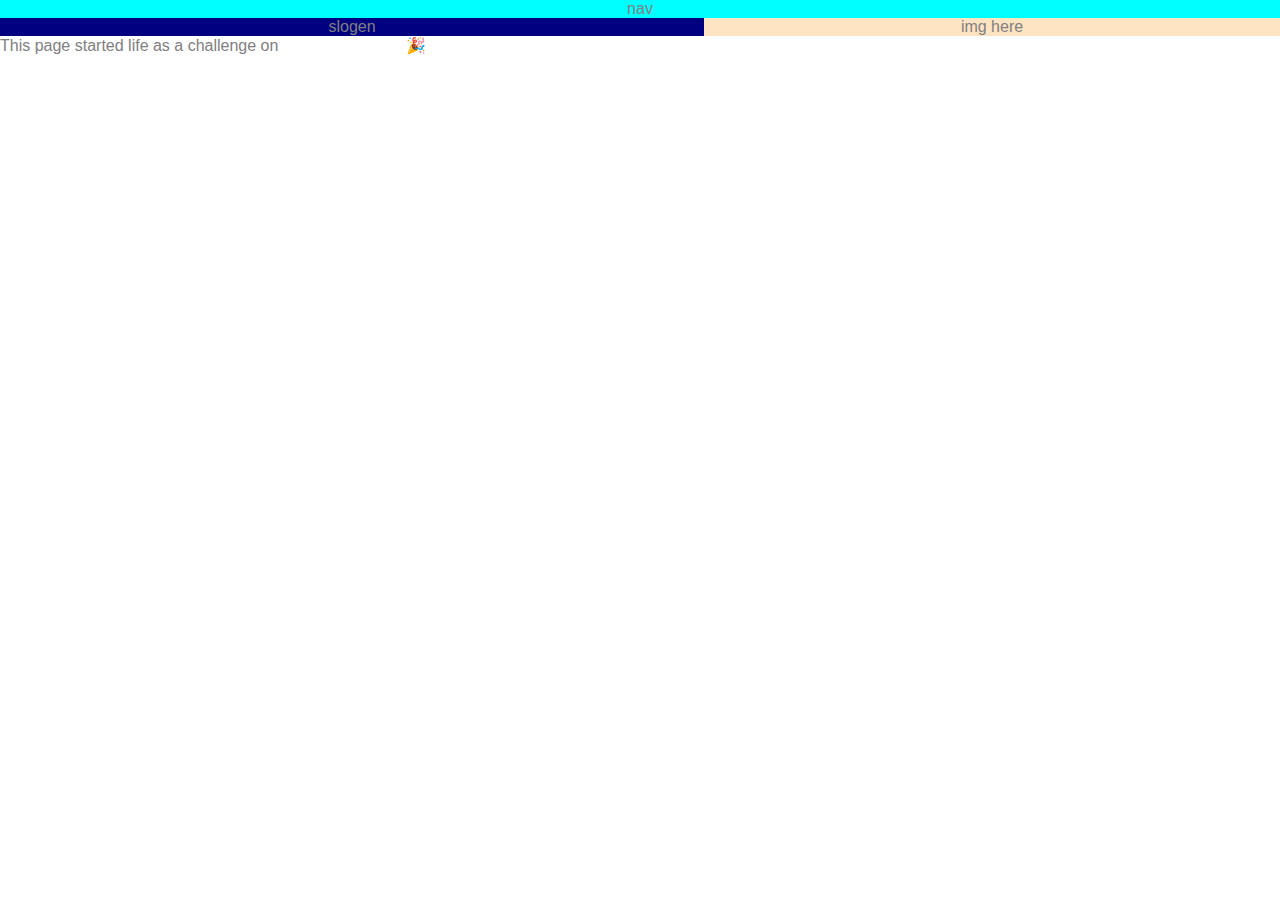
<file: FyloLandingPageWithFeaturesGridSection/index.html>
<!DOCTYPE html>
<html lang="en">

<head>
  <meta charset="UTF-8">
  <meta name="viewport" content="width=device-width, initial-scale=1.0">
  <!-- displays site properly based on user's device -->
  <link rel="stylesheet" href="style.css">
  <link rel="icon" type="image/png" sizes="32x32" href="./images/favicon-32x32.png">

  <title>Frontend Mentor | Fylo landing page with features grid section</title>

</head>

<body>
  <header>
    <nav>
      nav
    </nav>
    <div class="slogen">
      slogen 
    </div>
    <div class="img">
      img here
    </div>
  </header>


  <footer>
    <p class="attribution">
      This page started life as a challenge on <a href="https://www.frontendmentor.io?ref=challenge"
        target="_blank">Frontend Mentor</a> 🎉
    </p>
  </footer>
</body>

</html>
</file>
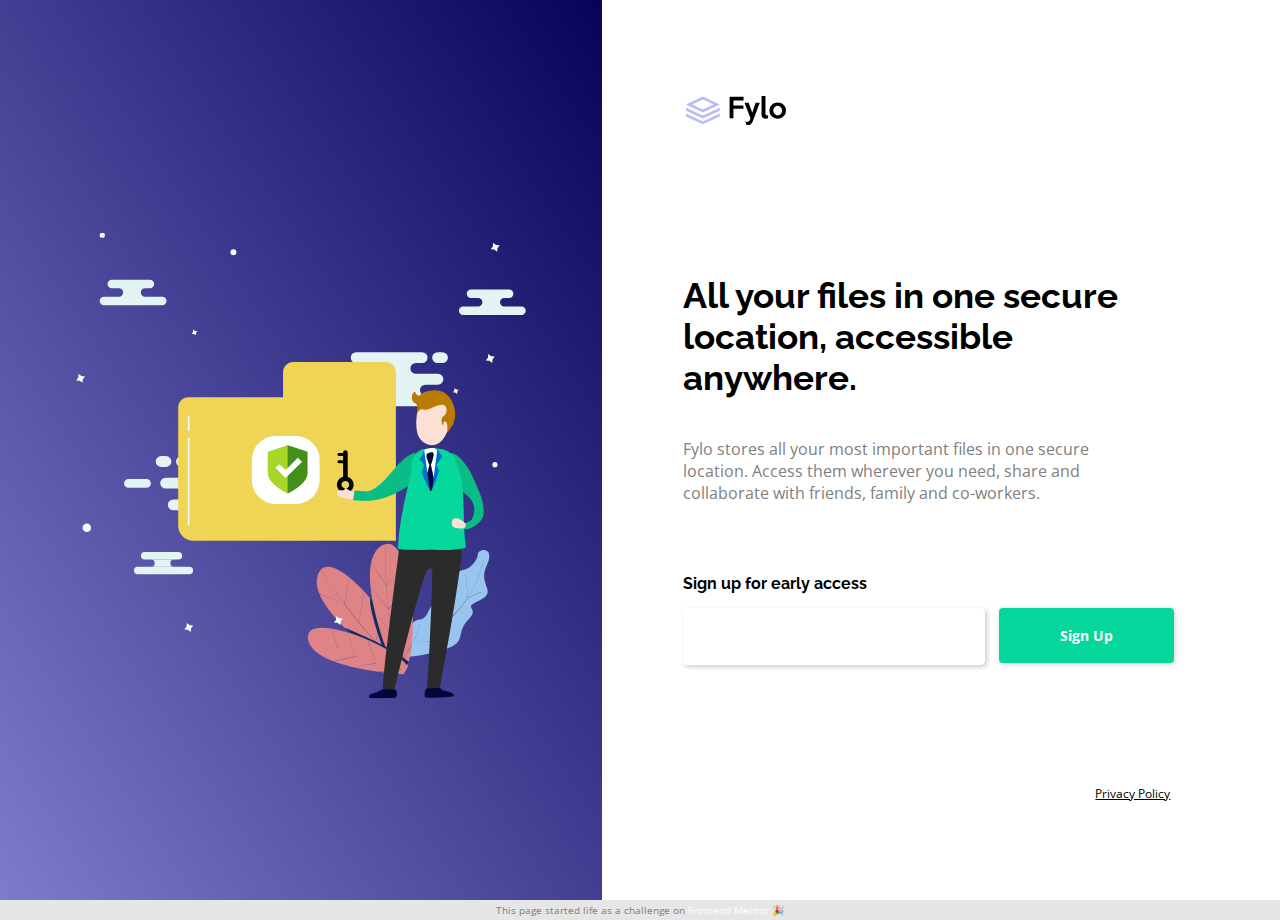
<file: LandingPage/index.html>
<!DOCTYPE html>
<html lang="en">

<head>

  <meta charset="UTF-8" />
  <meta name="viewport" content="width=device-width, initial-scale=1.0" />
  <!-- displays site properly based on user's device -->
  <link rel="icon" type="image/png" sizes="32x32" href="./images/favicon-32x32.png" />
  <link rel="stylesheet" href="https://use.fontawesome.com/releases/v5.8.2/css/all.css"
    integrity="sha384-oS3vJWv+0UjzBfQzYUhtDYW+Pj2yciDJxpsK1OYPAYjqT085Qq/1cq5FLXAZQ7Ay" crossorigin="anonymous">
  <link rel="stylesheet" href="style.css">
  <link href="https://fonts.googleapis.com/css?family=Raleway&display=swap" rel="stylesheet">
  <link href="https://fonts.googleapis.com/css?family=Open+Sans&display=swap" rel="stylesheet">
  <title>Frontend Mentor | Beta sign up split layout Challenge</title>

</head>

<body>
  
  <div class="container">
    <header class="showcase">
      
      <div class="showcase-top">
        <div class="logo">
          <a href="#">
            <svg viewBox="0 0 120 55" xmlns="http://www.w3.org/2000/svg" xmlns:xlink="http://www.w3.org/1999/xlink"
              class="fylo">
              <defs>
                <path id="a" d="M.01.021h67.924V34.93H.01z" />
              </defs>
              <g fill="none" fill-rule="evenodd">
                <path
                  d="M0 10.215v.088l20.205 9.492 20.277-9.524v-.024L20.205.723 0 10.215zm7.284.044l12.922-6.07 12.922 6.07-12.923 6.07-12.92-6.07zm12.921 13.223L0 14.132v3.458l20.205 9.372 20.277-9.404V14.1l-20.277 9.382zm0 7.014L0 21.145v3.458l20.205 9.373 20.277-9.405v-3.458l-20.277 9.383z"
                  fill="#BDBAFA" />
                <g transform="translate(52.048)">
                  <mask id="b" fill="#fff">
                    <use xlink:href="#a" />
                  </mask>
                  <path class="fylo-word"
                    d="M63.296 17.46a5.856 5.856 0 0 0-1.562-4.03 5.247 5.247 0 0 0-1.69-1.208 4.962 4.962 0 0 0-2.062-.436c-.73 0-1.417.145-2.061.436a5.246 5.246 0 0 0-1.691 1.208 5.857 5.857 0 0 0-1.562 4.03 5.857 5.857 0 0 0 1.562 4.029 5.246 5.246 0 0 0 1.69 1.208c.645.29 1.332.435 2.062.435.73 0 1.417-.145 2.061-.435a5.247 5.247 0 0 0 1.691-1.208 5.856 5.856 0 0 0 1.562-4.03zm4.638 0c0 1.396-.258 2.69-.773 3.883a9.468 9.468 0 0 1-2.126 3.095c-.902.87-1.96 1.558-3.172 2.063a9.996 9.996 0 0 1-3.881.757 9.878 9.878 0 0 1-3.865-.757 10.021 10.021 0 0 1-3.156-2.08 9.652 9.652 0 0 1-2.126-3.11c-.515-1.192-.773-2.476-.773-3.852a9.36 9.36 0 0 1 .79-3.82 10.063 10.063 0 0 1 2.141-3.126 9.883 9.883 0 0 1 3.156-2.095 9.796 9.796 0 0 1 3.833-.757c1.374 0 2.668.252 3.88.757a10.115 10.115 0 0 1 3.173 2.063 9.426 9.426 0 0 1 2.126 3.11 9.722 9.722 0 0 1 .773 3.868zm-21.482 9.218a6.217 6.217 0 0 1-1.24.42c-.462.107-.94.16-1.433.16a7.114 7.114 0 0 1-1.98-.274 4.34 4.34 0 0 1-1.66-.886c-.472-.408-.848-.94-1.127-1.596-.279-.655-.418-1.445-.418-2.369V.021h4.734v21.306c0 .774.156 1.306.467 1.596.311.29.682.435 1.111.435.537 0 1.052-.161 1.546-.483v3.803zM36.5 8.112l-8.374 22.144c-.622 1.655-1.438 2.847-2.447 3.578-1.01.73-2.212 1.096-3.607 1.096a5.744 5.744 0 0 1-1.45-.194l-1.546-4.319c.365.172.741.306 1.128.403a4.52 4.52 0 0 0 1.095.145 4.05 4.05 0 0 0 1.996-.5c.602-.333 1.063-.95 1.385-1.853l.644-1.87-7.182-18.63H23.2l4.283 11.99 4.026-11.99H36.5zM17.015 5.308H4.905v5.995h11.95v4.061H4.904v11.41H.01V1.022h17.005v4.287z"
                    fill="#000" mask="url(#b)" />
                </g>
              </g>
            </svg>
          </a>
        </div>
        
        <div class="social-icon">
          <ul>
            <li><a href="#" class="fab fa-twitter"></a></li>
            <li><a href="#" class="fab fa-facebook-f"></a></li>
            <li><a href="#" class="fas fa-envelope"></a></li>
          </ul>
        </div>
      </div>

      <div class="showcase-img">
        <img src="./images/illustration-main.svg" alt="main-Illustration">
      </div>
    </header>
    <section class="content">
      <h1>All your files in one secure location, accessible anywhere.</h1>
      <p class="desc">Fylo stores all your most important files in one secure location. Access them wherever you
        need, share and collaborate with friends, family and co-workers.</p>
      <h4>Sign up for early access</h4>
      <input type="email" name="email">
      <a href="#" class="btn">Sign Up</a>
      
      <p class="priv">
        <a href="#">Privacy Policy</a>
      </p>
    </section>
    
    <footer>
      <p class="attribution">
        This page started life as a challenge on
        <a href="https://www.frontendmentor.io?ref=challenge" target="_blank">Frontend Mentor</a>
        🎉
      </p>
    </footer>
  </div>

</body>

</html>
</file>
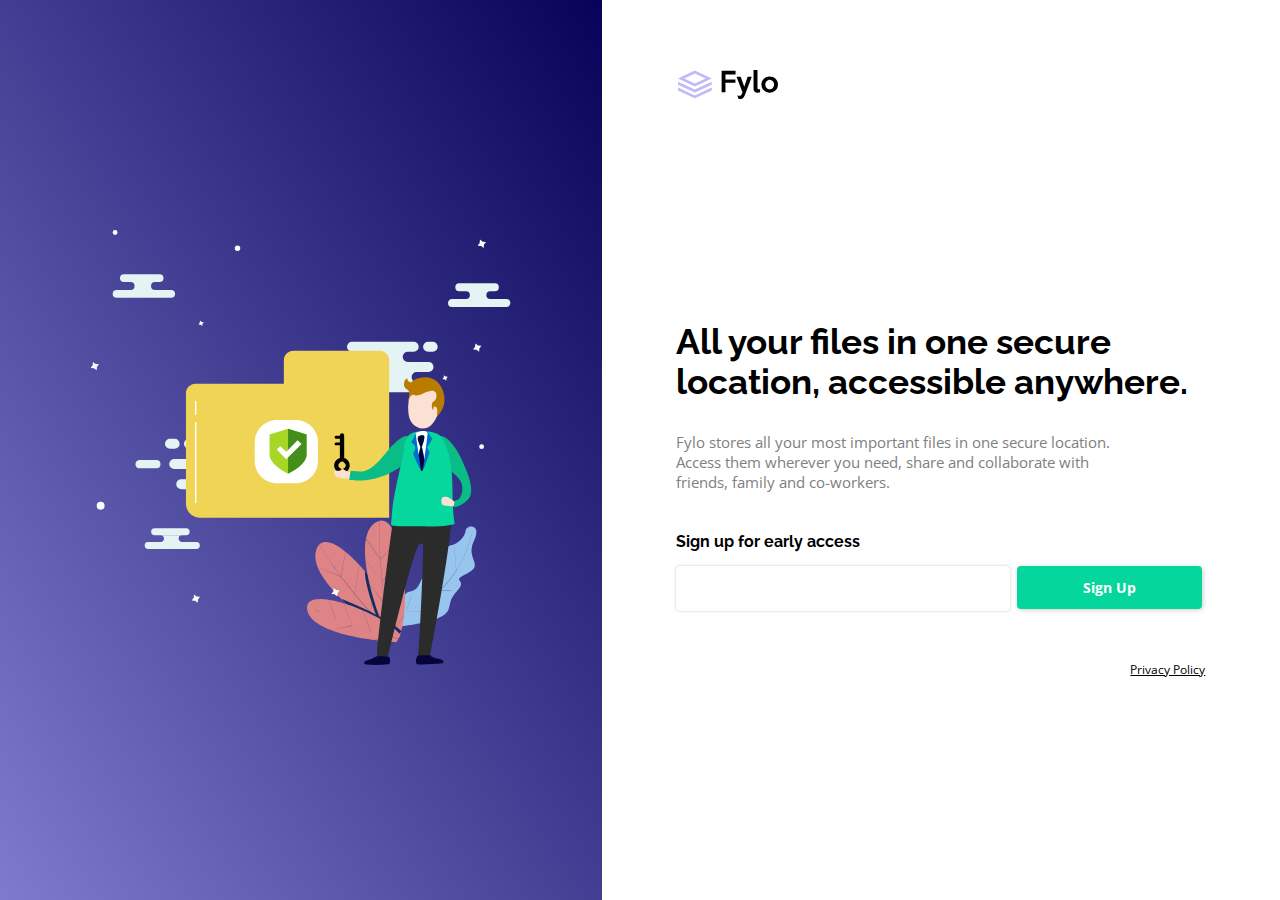
<file: SignUpLandingPage/index.html>
<!DOCTYPE html>
<html lang="en">

<head>

  <meta charset="UTF-8" />
  <meta name="viewport" content="width=device-width, initial-scale=1.0" />
  <!-- displays site properly based on user's device -->
  <link rel="icon" type="image/png" sizes="32x32" href="./images/favicon-32x32.png" />
  <link rel="stylesheet" href="https://use.fontawesome.com/releases/v5.8.2/css/all.css"
    integrity="sha384-oS3vJWv+0UjzBfQzYUhtDYW+Pj2yciDJxpsK1OYPAYjqT085Qq/1cq5FLXAZQ7Ay" crossorigin="anonymous">
  <link rel="stylesheet" href="style.css">
  <link href="https://fonts.googleapis.com/css?family=Raleway&display=swap" rel="stylesheet">
  <link href="https://fonts.googleapis.com/css?family=Open+Sans&display=swap" rel="stylesheet">
  <title>Frontend Mentor | Beta sign up split layout Challenge</title>

</head>

<body>

  <div class="container">

    <header class="header">

      <div class="logo">
        <a href="#">
          <svg viewBox="0 0 120 55" xmlns="http://www.w3.org/2000/svg" xmlns:xlink="http://www.w3.org/1999/xlink"
            class="fylo">
            <defs>
              <path id="a" d="M.01.021h67.924V34.93H.01z" />
            </defs>
            <g fill="none" fill-rule="evenodd">
              <path
                d="M0 10.215v.088l20.205 9.492 20.277-9.524v-.024L20.205.723 0 10.215zm7.284.044l12.922-6.07 12.922 6.07-12.923 6.07-12.92-6.07zm12.921 13.223L0 14.132v3.458l20.205 9.372 20.277-9.404V14.1l-20.277 9.382zm0 7.014L0 21.145v3.458l20.205 9.373 20.277-9.405v-3.458l-20.277 9.383z"
                fill="#BDBAFA" />
              <g transform="translate(52.048)">
                <mask id="b" fill="#fff">
                  <use xlink:href="#a" />
                </mask>
                <path class="fylo-word"
                  d="M63.296 17.46a5.856 5.856 0 0 0-1.562-4.03 5.247 5.247 0 0 0-1.69-1.208 4.962 4.962 0 0 0-2.062-.436c-.73 0-1.417.145-2.061.436a5.246 5.246 0 0 0-1.691 1.208 5.857 5.857 0 0 0-1.562 4.03 5.857 5.857 0 0 0 1.562 4.029 5.246 5.246 0 0 0 1.69 1.208c.645.29 1.332.435 2.062.435.73 0 1.417-.145 2.061-.435a5.247 5.247 0 0 0 1.691-1.208 5.856 5.856 0 0 0 1.562-4.03zm4.638 0c0 1.396-.258 2.69-.773 3.883a9.468 9.468 0 0 1-2.126 3.095c-.902.87-1.96 1.558-3.172 2.063a9.996 9.996 0 0 1-3.881.757 9.878 9.878 0 0 1-3.865-.757 10.021 10.021 0 0 1-3.156-2.08 9.652 9.652 0 0 1-2.126-3.11c-.515-1.192-.773-2.476-.773-3.852a9.36 9.36 0 0 1 .79-3.82 10.063 10.063 0 0 1 2.141-3.126 9.883 9.883 0 0 1 3.156-2.095 9.796 9.796 0 0 1 3.833-.757c1.374 0 2.668.252 3.88.757a10.115 10.115 0 0 1 3.173 2.063 9.426 9.426 0 0 1 2.126 3.11 9.722 9.722 0 0 1 .773 3.868zm-21.482 9.218a6.217 6.217 0 0 1-1.24.42c-.462.107-.94.16-1.433.16a7.114 7.114 0 0 1-1.98-.274 4.34 4.34 0 0 1-1.66-.886c-.472-.408-.848-.94-1.127-1.596-.279-.655-.418-1.445-.418-2.369V.021h4.734v21.306c0 .774.156 1.306.467 1.596.311.29.682.435 1.111.435.537 0 1.052-.161 1.546-.483v3.803zM36.5 8.112l-8.374 22.144c-.622 1.655-1.438 2.847-2.447 3.578-1.01.73-2.212 1.096-3.607 1.096a5.744 5.744 0 0 1-1.45-.194l-1.546-4.319c.365.172.741.306 1.128.403a4.52 4.52 0 0 0 1.095.145 4.05 4.05 0 0 0 1.996-.5c.602-.333 1.063-.95 1.385-1.853l.644-1.87-7.182-18.63H23.2l4.283 11.99 4.026-11.99H36.5zM17.015 5.308H4.905v5.995h11.95v4.061H4.904v11.41H.01V1.022h17.005v4.287z"
                  fill="#000" mask="url(#b)" />
              </g>
            </g>
          </svg>
        </a>
      </div>

      <div class="social-icon">
        <ul>
          <li><a href="#" class="fab fa-twitter"></a></li>
          <li><a href="#" class="fab fa-facebook-f"></a></li>
          <li><a href="#" class="fas fa-envelope"></a></li>
        </ul>
      </div>

    </header>

    <section class="photo-section">

      <div class="showcase-img">
        <img src="./images/illustration-main.svg" alt="main-Illustration">
      </div>

    </section>

    <section class="content-wrapper">
      <div class="content">
        
        <div class="slogen">
          <h1>All your files in one secure location, accessible anywhere.</h1>
        </div>
        
        <div class="desc">
          <p>Fylo stores all your most important files in one secure location. Access them wherever you
            need, share and collaborate with friends, family and co-workers.</p>
        </div>

        <div class="signUp-form">
          <h4>Sign up for early access</h4>
          <input type="email" name="email">
          <a href="#" class="btn">Sign Up</a>
        </div>

        <div class="priv">
            <a href="#">Privacy Policy</a>
        </div>
      
      </div>


    </section>
    <!--
       Í
    <footer>
      <p class="attribution">
        This page started life as a challenge on
        <a href="https://www.frontendmentor.io?ref=challenge" target="_blank">Frontend Mentor</a>
        🎉
      </p>
    </footer> -->
  </div>

</body>

</html>
</file>
<file: FyloLandingPageWithFeaturesGridSection/style.css>
*{
    margin: 0;
    padding: 0;
    box-sizing: border-box;
}

body {
    font-family: "Open Sans", sans-serif;
    -webkit-font-smoothing: antialiased;
    color: gray;
    width: 100%;
  }
  h1,
  h2,
  h3,
  h4 {
    font-family: "Raleway", sans-serif;
    -webkit-font-smoothing: antialiased;
    color: black;
  }
  
  ul {
    list-style: none;
  }
  
  a {
    text-decoration: none;
    color: white;
  }
  
  img {
    width: 100%;
  }
  
  header{
      display: flex;
      flex-wrap: wrap;
      justify-content: center;
      text-align: center;
      align-items: center;
      
  }
  
  nav{
      width: 100%;
      background-color: aqua;
      
  }
  
  .slogen{
      width:55%; 
      background-color: navy; 
      
  }
  
  .img {
      width: 45%;
      background-color: bisque;
      
  }
</file>
<file: LandingPage/style.css>
/* mobile version */
* {
  margin: 0;
  padding: 0;
  box-sizing: border-box;
}
body {
  font-family: "Open Sans", sans-serif;
  -webkit-font-smoothing: antialiased;
  color: gray;
}
h1,
h2,
h3,
h4 {
  font-family: "Raleway", sans-serif;
  -webkit-font-smoothing: antialiased;
  color: black;
}
h1 {
  font-size: 25px;
}

ul {
  list-style: none;
}

a {
  text-decoration: none;
  color: white;
}

img {
  width: 100%;
}
.container {
  width: 100%;
}

.showcase {
  width: 100%;
  height: 80vh;
  background: url("./images/bg-intro.svg") no-repeat center center/cover;
  position: relative;
}

.showcase-top {
  position: relative;
  height: 90px;
  top: 5%;
}

.logo {
  position: absolute;
  width: 90px;
  top: 7%;
  left: 10%;
  align-items: center;
}

.fylo-word {
  fill: white;
}

.fylo {
  width: 100%;
}

.social-icon {
  position: absolute;
  width: 120px;
  top: 7%;
  right: 5%;
}

li {
  display: inline-block;
  padding-left: 18px;
}

.showcase-img {
  position: absolute;
  width: 75%;
  top: 52%;
  left: 50%;
  transform: translate(-50%, -50%);
}

.content {
  width: 70%;
  margin: auto;
  padding: 5px;
}

.desc {
  margin: 15px 0px 20px;
  font-size: 11px;
}

input[type="email"] {
  width: 100%;
  padding: 10px 10px;
  border: 1px solid white;
  border-radius: 4px;
  margin: 15px 0px 20px;
  box-shadow: 0px 0px 3px 0px rgba(0, 0, 0, 0.2);
}

.btn {
  background-color: hsl(163, 95%, 43%);
  display: inline-block;
  padding: 12px 5px;
  width: 45%;
  border: none;
  border-radius: 4px;
  box-shadow: 1px 1px 5px rgba(0, 0, 0, 0.2);
  align-items: center;
  text-align: center;
  font-size: 14px;
  font-weight: bold;
}

.priv {
  text-align: right;
  margin: 40px 0px 19px;
  font-size: 12px;
  text-decoration: underline;
  color: black;
}

.priv a {
  color: black;
}

.attribution {
  background-color: hsl(0, 0%, 90%);
  font-size: 10px;
  padding: 3px;
  text-align: center;
}

/* tablet version */
@media screen and (min-width: 540px) and (max-width: 1000px) {
  .showcase {
    background: linear-gradient(
      to bottom right,
      hsl(243, 94%, 18%),
      hsl(243, 45%, 64%)
    );
    margin-bottom: 40px;
  }
  .logo {
    width: 100px;
  }
  .social-icon {
    width: 130px;
  }

  .social-icon li {
    font-size: 20px;
  }

  .showcase-img {
    width: 60%;
    top: 57%;
  }

  .content {
    width: 60%;
  }
}

/* desktop version */
@media screen and (min-width: 1000px) {
  .container {
    display: flex;
    flex-wrap: wrap;
  }
  .showcase {
    background: linear-gradient(
      to top right,
      hsl(243, 45%, 64%),
      hsl(243, 94%, 18%)
    );
    width: 47%;
    height: 100vh;
  }
  .showcase-top {
    left: 100%;
    
    top:10%;
  }
  
  .logo{
      left: 14%;
      width: 100px;
  }
  
  .fylo-word{
      fill: black;
  }
  .social-icon{
      right: 0;
      width: 50%;
      text-align: end;
  }
  li a {
      color: black;
      font-size: 20px;
      padding-left: 18px;
  }
  
  .content {
    width: 40%;
    position: absolute;
    top: 30%;
    right: 7%;
  }
  
  .desc{
      margin: 40px 80px 70px 0;
      font-size: 16px;
  }

  h1 {
    font-size: 35px;
  }

  footer {
    width: 100%;
   
  }
  
  input[type="email"] {
    width: 60%;
    padding: 20px 10px;
    box-shadow: 2px 2px 5px 0px rgba(0, 0, 0, 0.2);
    margin-right: 10px;
  }
  
  .btn {
    padding: 18px 5px;
    width: 35%;
  }
  
  .priv{
      margin-top: 100px;
      padding-right: 15px; 
  }
  
}
</file>
<file: SignUpLandingPage/style.css>
/* mobile version */
* {
  margin: 0;
  padding: 0;
  box-sizing: border-box;
}
body {
  font-family: "Open Sans", sans-serif;
  -webkit-font-smoothing: antialiased;
  color: gray;
}
h1,
h2,
h3,
h4 {
  font-family: "Raleway", sans-serif;
  -webkit-font-smoothing: antialiased;
  color: black;
}
h1 {
  font-size: 25px;
}

ul {
  list-style: none;
}

a {
  text-decoration: none;
  color: white;
}

img {
  width: 100%;
}

li {
  display: inline-block;
  padding-left: 18px;
}

.container {
  width: 100%;
  height: 100vh;
  display: flex;
  flex-wrap: wrap;
}

.header{
  width: 42%;
  position: absolute;
  right:5%;
  top: 70px;
  z-index: 1;
}

.logo {
  width: 100px;
  position: absolute;
}

.fylo-word {
  fill: black;
}

.fylo {
  width: 100%;
}

.social-icon {
  text-align: end;
  padding: 5px;
}

li a {
  color: black;
  font-size: 17px;
  padding-left: 18px;
}

.photo-section {
  width: 47%;
  background:  linear-gradient(
    to top right,
    hsl(243, 45%, 64%),
    hsl(243, 94%, 18%)
  );
  display: flex;
  align-items: center;
  justify-content: center;
  text-align: center;   
}

.showcase-img{
  width: 70%;
}

.content-wrapper{
  width: 53%;
  display: flex;
  flex-wrap: wrap;
  justify-content: center;
  align-items: center;
}


.content {
  width: 78%;
  padding-top: 100px;
}
.slogen {
  width: 100%;
}

.slogen  h1{
  font-size: 35px;
  line-height: 2.5rem;
}

.desc {
  font-size: 15px;
  padding: 30px 0 40px;
  width: 85%;
}

.signUp-form{
  width: 100%;
  padding-bottom: 50px
}

.signUp-form h4{ 
 padding-bottom: 15px;  
}
input[type="email"] {
  width: 63%;
  padding: 14px 10px;
  border: 1px solid white;
  border-radius: 4px;
  box-shadow: 0px 0px 3px 0px rgba(0, 0, 0, 0.2);
  margin-right: 3px; 
}

.btn {
  background-color: hsl(163, 95%, 43%);
  display: inline-block;
  padding: 12px 5px;
  width: 35%;
  border: none;
  border-radius: 4px;
  box-shadow: 1px 1px 5px rgba(0, 0, 0, 0.2);
  align-items: center;
  text-align: center;
  font-size: 14px;
  font-weight: bold;
}

.priv {
  text-align: right;
  font-size: 12px;
  text-decoration: underline;
  color: black;
}

.priv a {
  color: black;
}

.attribution {
  background-color: hsl(0, 0%, 90%);
  font-size: 10px;
  padding: 3px;
  text-align: center;
  
}

footer{
  width: 100%;
}

/* tablet version */
 @media screen and (max-width: 860px) {
   .slogen h1{
     font-size: 25px;
     line-height: 1.9rem;
   }
   
   .desc {
     font-size: 13px;
   }
   
   .logo{
     width: 90px;
   }
   
   .social-icon a{
     font-size: 15px;
   }
   .social-icon{
     padding: 0;
   }
   
   input[type="email"] {
    width: 62%;
  }
}


@media screen and (max-width: 600px) {
  .photo-section{
    order: -1;
    width: 100%;
    background:  url('./images/bg-intro.svg') no-repeat cover;
  height: 75%;
  align-items: flex-end;
  padding-bottom: 30px;
  }
  
  .showcase-img{
    width: 60%; 
  }
  
  .header{
    width: 90%;
    top: 6%;
  }
  
  .logo{
    width: 90px;
  }
  
  .fylo-word{
    fill: white;
  }
  
  .social-icon a{
    color: white;
    font-size: 20px;
  }
  
  .content-wrapper{
    width: 100%;
    margin-bottom: 40px; 
  }
  
  .slogen h1{
    font-size: 30px;
  }
}



/* desktop version */
/*@media screen and (min-width: 850px) {
  .container {
    display: flex;
    flex-wrap: wrap;
  }
  .showcase {
    background: linear-gradient(
      to top right,
      hsl(243, 45%, 64%),
      hsl(243, 94%, 18%)
    );
    width: 47%;
    height: 100vh;
  }
  .showcase-top {
    left: 100%;
    top:5%;
  }
  
  .logo{
      left: 14%;
      width: 100px;
  }
  
  .fylo-word{
      fill: black;
  }
  .social-icon{
      right: 0;
      width: 50%;
      text-align: end;
  }
  li a {
      color: black;
      font-size: 20px;
      padding-left: 18px;
  }
  
  .content {
    width: 40%;
    height: 100vh;
    margin: 0;
  }
  
  .desc{
      margin: 40px 80px 70px 0;
      font-size: 16px;
  }

  h1 {
    font-size: 35px;
  }

  footer {
    width: 100%;
   
  }
  
  input[type="email"] {
    width: 60%;
    padding: 20px 10px;
    box-shadow: 2px 2px 5px 0px rgba(0, 0, 0, 0.2);
    margin-right: 10px;
  }
  
  .btn {
    padding: 18px 5px;
    width: 35%;
  }
  
  .priv{
      margin-top: 100px;
      padding-right: 15px; 
  }
  
} */
</file>
